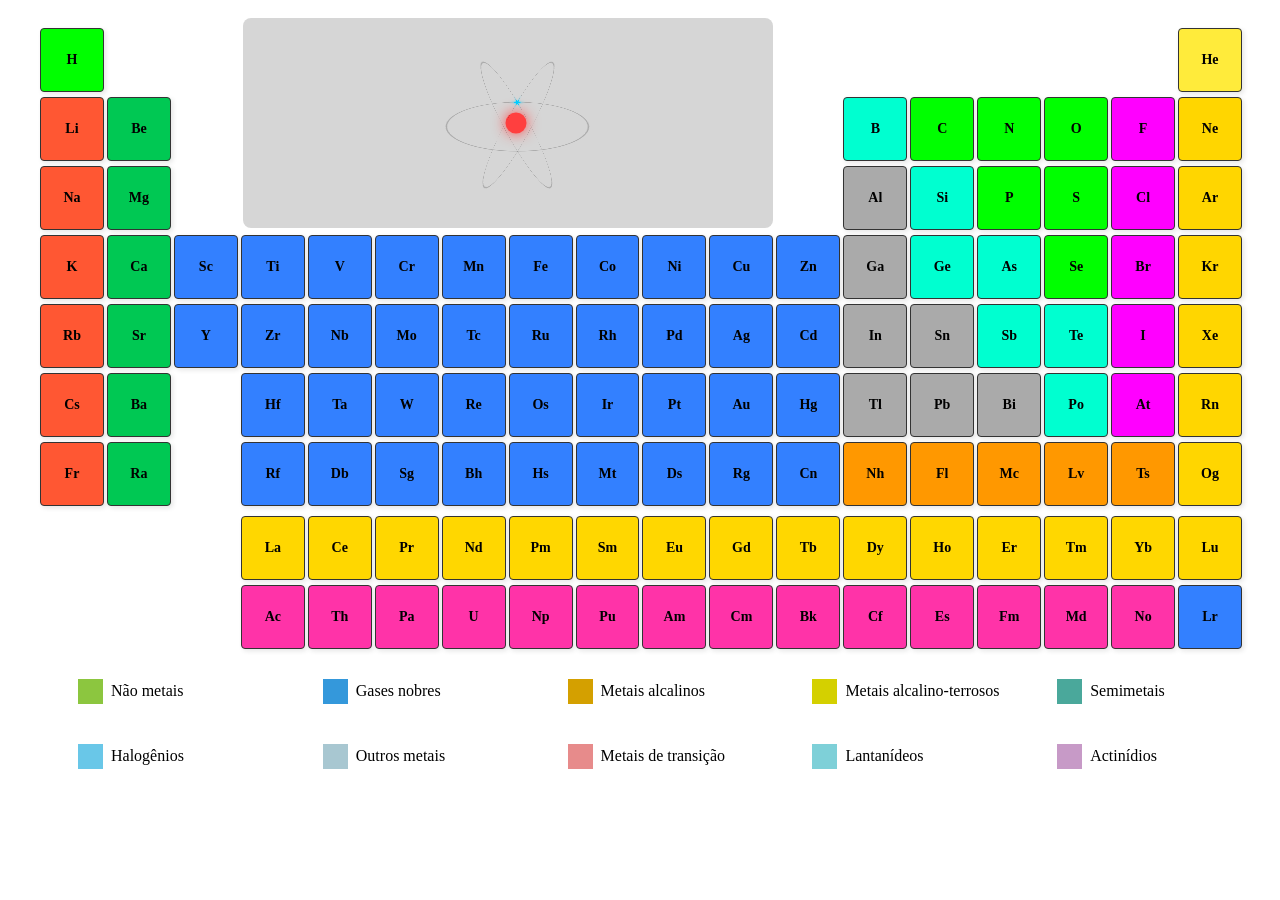
<file: index.html>
<!DOCTYPE html>
<html lang="en">
<head>
    <meta charset="UTF-8">
    <meta name="viewport" content="width=device-width, initial-scale=1.0">
    <title>Tabela periódica - aninha</title>
    <link rel="stylesheet" href="style.css">
    <link rel="stylesheet" href="atom.css">
</head>
<body>
     
    <div id="tabela-periodica"></div>

      <!-- AQUI COMEÇA O MODAL-->

<div id="modal">
    <div class="modal-conteudo">
        <div class="info-texto">
            <h2 id="modal-nome"></h2>
            <p id="modal-info"></p>
        </div>

       <!-- AQUI COMEÇA O ATOMO-->

        <div class= "atom" id="atom"> 
            <div class="nucleus"></div>
            <div class="electron-orbit orbit-1"><div class="electron"></div></div>
            <div class="electron-orbit orbit-2"><div class="electron"></div></div>
            <div class="electron-orbit orbit-3"><div class="electron"></div></div>
        </div>
    </div>
</div>
     <!-- AQUI COMEÇA A LEGENDA-->
    <div id="legenda"></div>

    <script src="./atom.js"></script>
    <script src="./dados.js"></script>
    <script src="./script.js"></script>
</body>
</html>
</file>
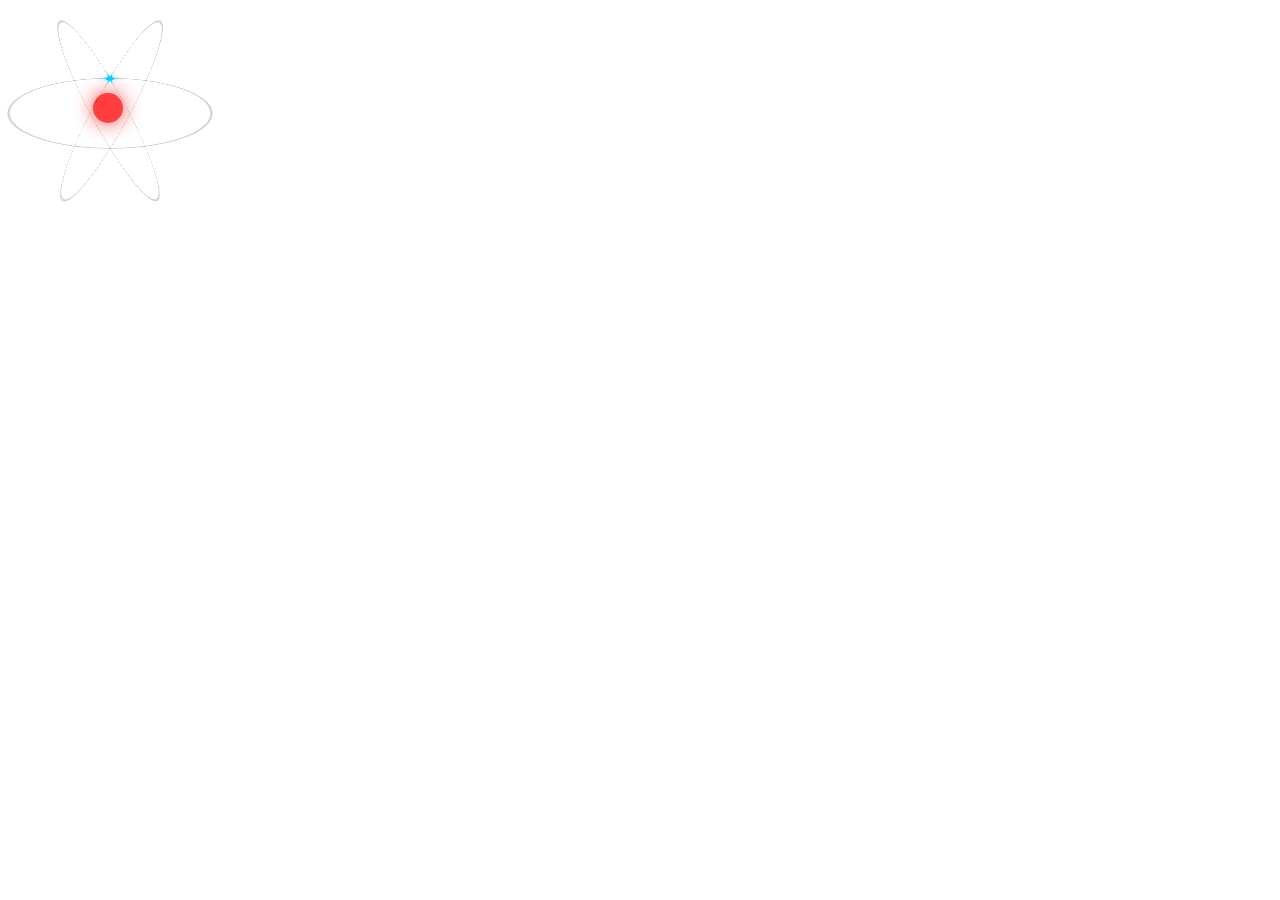
<file: atom.html>
<!DOCTYPE html>
<html lang="pt-BR">
<head>
    <meta charset="UTF-8">
    <link rel="stylesheet" href="./atom.css">
    <title>Átomo Girando</title>
</head>
<body>
    <div class="caixa">
    <div class="atom">
        <div class="nucleus"></div>
        <div class="electron-orbit orbit-1">
            <div class="electron"></div>
        </div>
        <div class="electron-orbit orbit-2">
            <div class="electron"></div>
        </div>
        <div class="electron-orbit orbit-3">
            <div class="electron"></div>
        </div>
    </div>
</div>
    <script src="./atom.js"></script>
</body>
</html>
</file>
<file: style.css>
#tabela-periodica {
    display: grid;
    grid-template-columns: repeat(18, 1fr); 
    gap: 5px; 
    padding: 20px;
    max-width: 1200px;
    margin: 0 auto;
}
.card-elemento {
    width: 100%;
    aspect-ratio: 1 / 1; 
    border: 1px solid #333;
    display: flex;
    align-items: center;
    justify-content: center;
    font-weight: bold;
    font-size: 14px;
    cursor: pointer;
    transition: transform 0.2s, box-shadow 0.2s;
    border-radius: 4px;
    box-shadow: 2px 2px 5px rgba(0,0,0,0.1);
}
.card-elemento:hover {
    transform: scale(1.1); 
    box-shadow: 0 0 10px rgba(0,0,0,0.3);
    z-index: 10;
}
.card-elemento {
    overflow: hidden;
}
#modal {
    display: flex;
    position: fixed;
    z-index: 9999;
    top: 2%;         
    left: 19%; 
    pointer-events: none;
    max-height: 210px;
}
.modal-conteudo {
    display: flex;
    flex-direction: row;
    align-items: center;
    justify-content: center;
    gap: 15px;
    background-color: rgb(214, 214, 214);
    padding: 5px 10px;
    border-radius: 8px;
    width: 450px; 
    pointer-events: none;
}
#legenda{
    display: grid;
    flex-wrap:wrap;
    gap:20px;
    grid-template-columns: repeat(5, 1fr); 
    margin-left: 60px;
}
.modal-conteudo {
    display: flex;          
    flex-direction: row;   
    align-items: center;    
    justify-content: center;
    gap: 15px;             
    padding: 5px 30px;
    min-width: 470px;   
    padding: 15px 30px; 
    height: auto;        
    min-height: 100px;   
    max-height: 80vh;    
    width: fit-content;  
}   
.atom {
    width: 40px;  
    height: 40px;
    position: relative;
    flex-shrink: 0;
    transform: scale(0.7);
}
</file>
<file: atom.css>
.atom{
    width: 280px;
    height: 16%;
}
.atom {
    position: flex;
    width: 200px;
    height: 200px;
    perspective: 1000px; 
}
.nucleus {
    position: absolute;
    top: 50%;
    left: 50%;
    width: 30px;
    height: 30px;
    background-color: #ff3f3f;
    border-radius: 50%;
    transform: translate(-50%, -50%);
    box-shadow: 0 0 20px #ff3f3f;
}
.electron-orbit {
    position: absolute;
    top: 0;
    left: 0;
    width: 100%;
    height: 100%;
    border-radius: 50%;
    border: 2px solid rgba(0, 0, 0, 0.2);
    transform: translate(-50%, -50%);
    animation: rotateOrbit linear infinite;
}
.electron {
    position: absolute;
    top: 0; left: 50%;
    width: 10px; height: 10px;
    background-color: #00ccff;
    border-radius: 50%;
    transform: translate(-50%, -50%);
    box-shadow: 0 0 10px #00ccff;
}

/* Velocidades diferentes para as órbitas */
.orbit-1 { animation-duration: 2s; transform: rotateX(70deg) rotateY(0deg); }
.orbit-2 { animation-duration: 3s; transform: rotateX(70deg) rotateY(60deg); }
.orbit-3 { animation-duration: 4s; transform: rotateX(70deg) rotateY(-60deg); }

@keyframes rotateOrbit {
    from { transform: rotateX(70deg) rotateY(0deg); }
    to { transform: rotateX(70deg) rotateY(360deg); }
}
</file>
